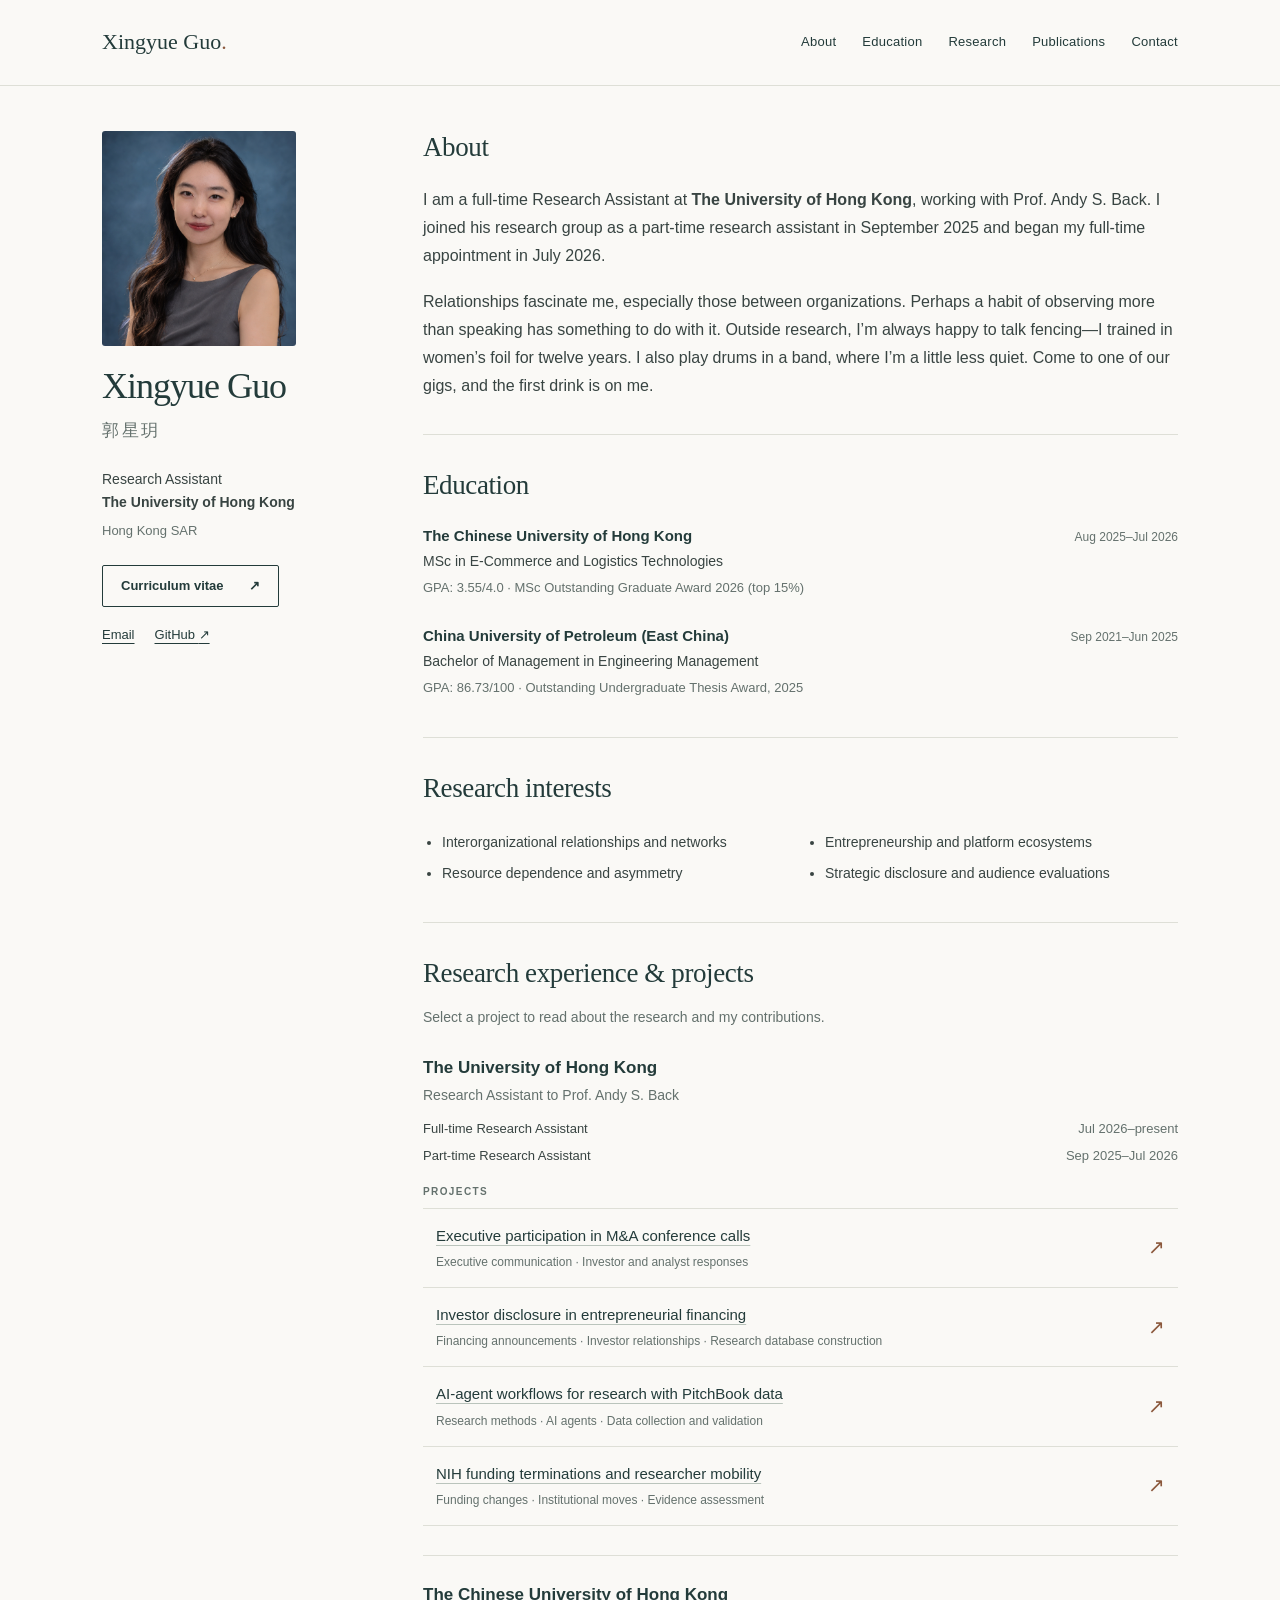
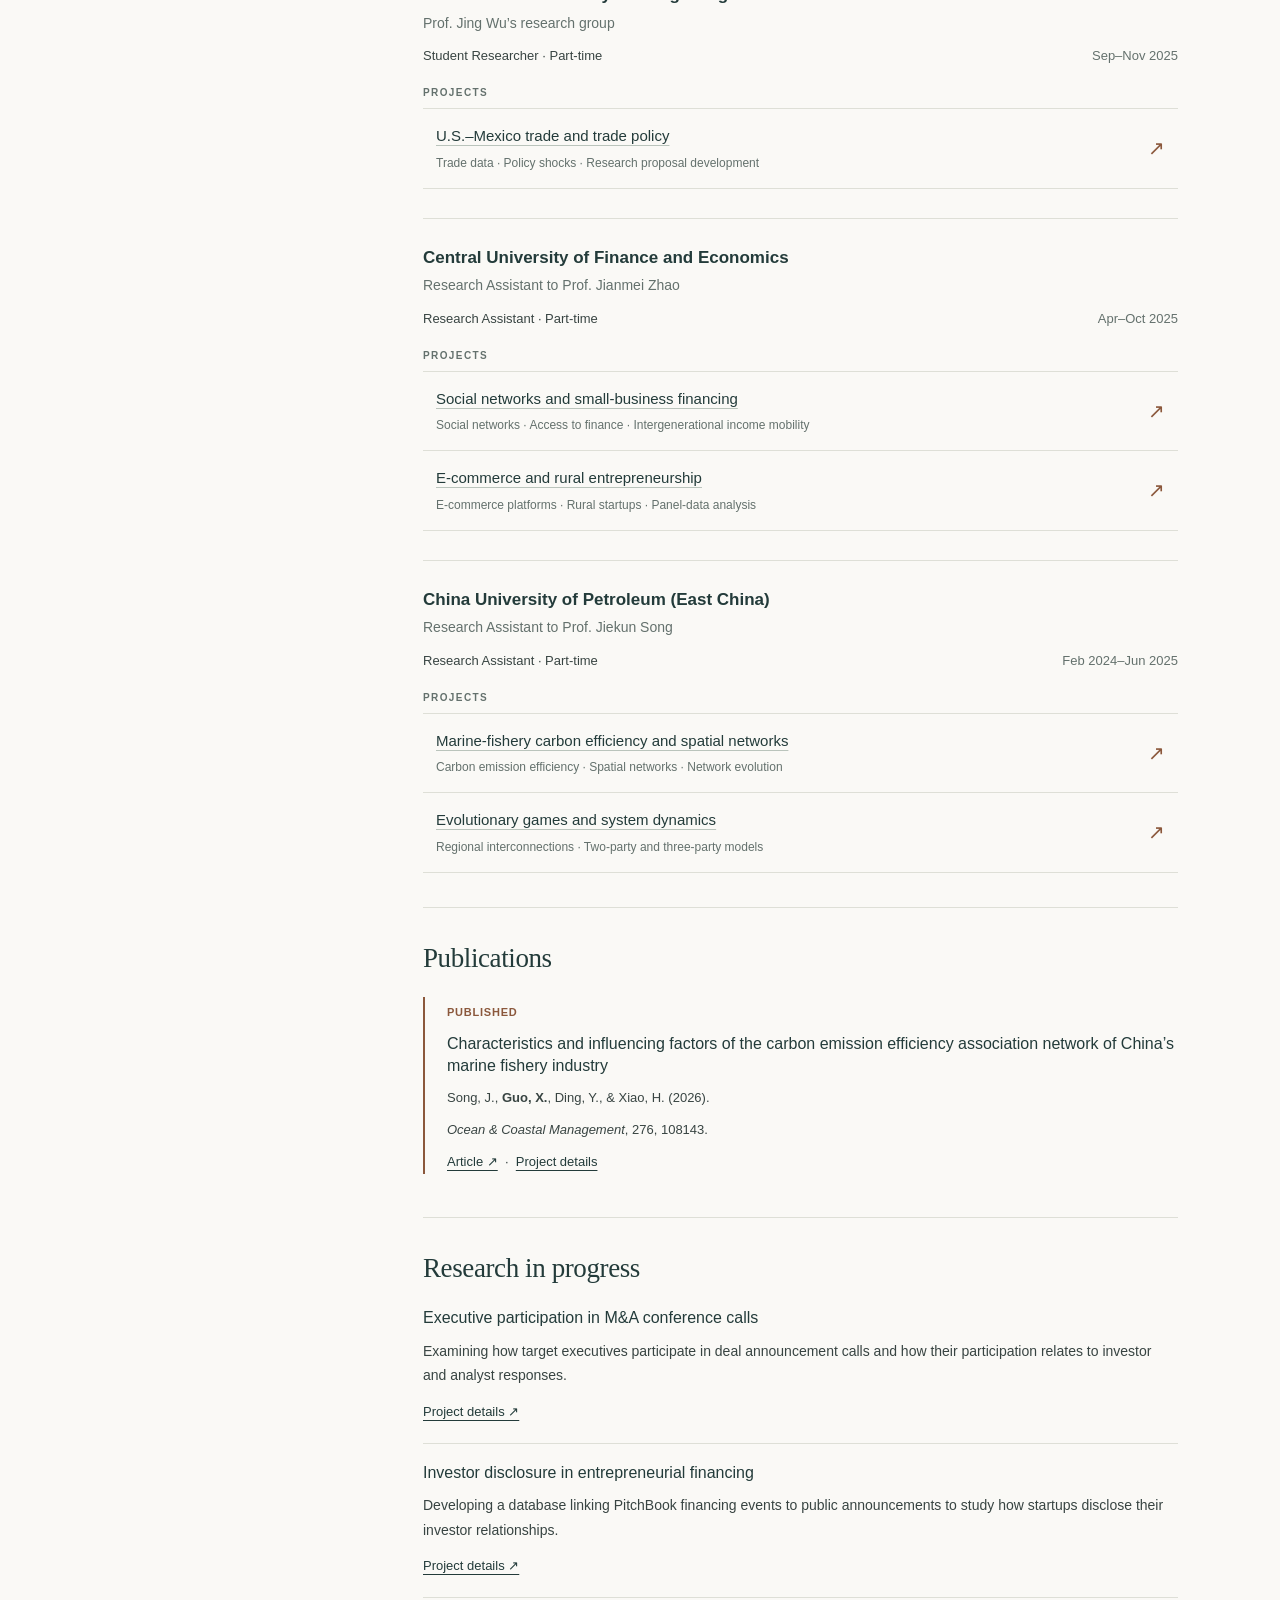
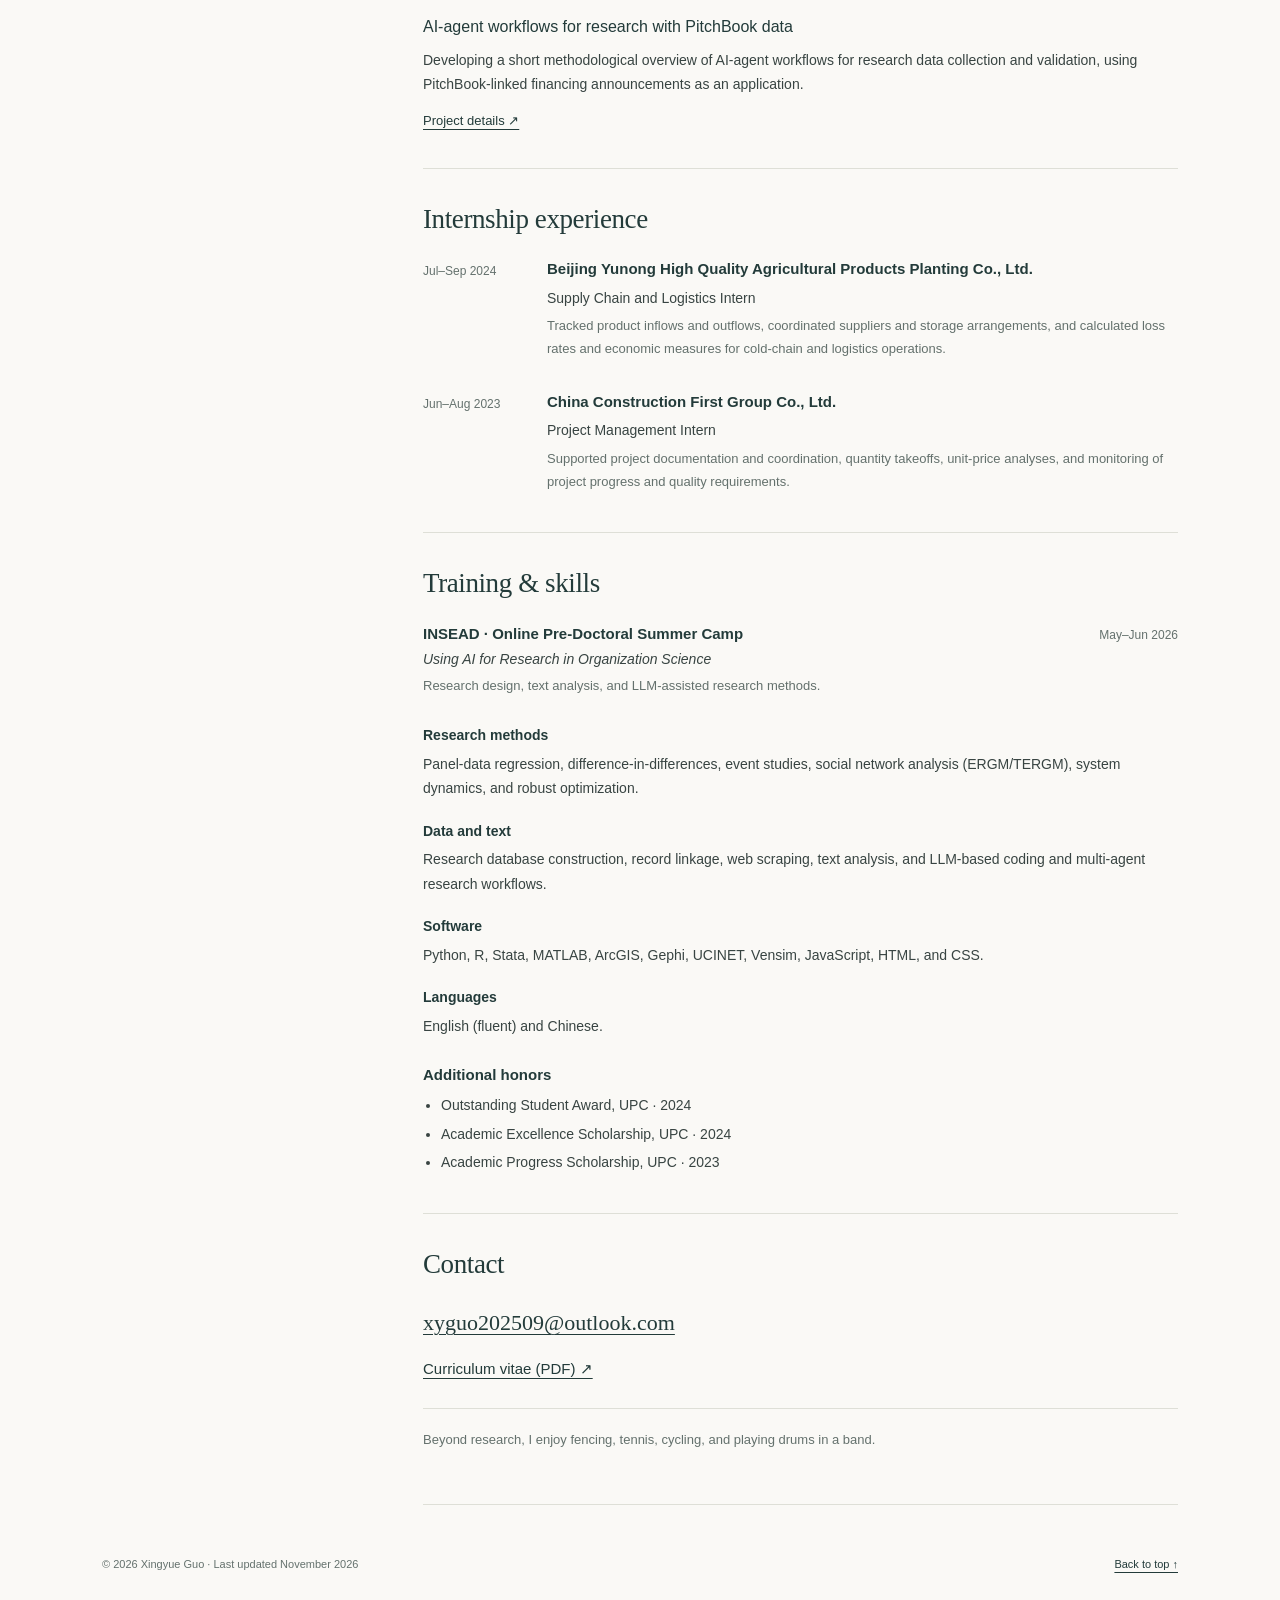
<file: index.html>
<!doctype html>
<html lang="en"><head><meta charset="utf-8"><meta name="viewport" content="width=device-width,initial-scale=1">
<meta name="description" content="Academic profile of Xingyue Guo: education, research interests, research assistant experience, project directory, publications, and CV."><meta name="theme-color" content="#faf9f6">
<meta property="og:title" content="Xingyue Guo | Academic profile"><meta property="og:type" content="website">
<title>Xingyue Guo | Academic profile</title><style>
    :root { --paper:#faf9f6; --ink:#233b3a; --text:#384442; --muted:#64716d; --accent:#8b583c; --line:#dedfd7; --wash:#eeefe8; }
    * { box-sizing:border-box; }
    html { scroll-behavior:smooth; scroll-padding-top:100px; }
    body { margin:0; background:var(--paper); color:var(--text); font-family:-apple-system,BlinkMacSystemFont,"Segoe UI",Arial,sans-serif; font-size:16px; line-height:1.75; -webkit-font-smoothing:antialiased; }
    a { color:var(--ink); text-underline-offset:4px; text-decoration-thickness:1px; }
    a:hover { color:var(--accent); }
    a:focus-visible, summary:focus-visible { outline:3px solid var(--accent); outline-offset:5px; border-radius:2px; }
    p { margin:0 0 18px; }
    h1,h2,h3 { color:var(--ink); font-weight:400; }
    h1,h2 { font-family:Georgia,"Times New Roman",serif; }
    h1 { margin:20px 0 2px; font-size:36px; line-height:1.15; letter-spacing:-1px; }
    h2 { margin:0 0 24px; font-size:30px; line-height:1.25; letter-spacing:-.4px; }
    h3 { margin:0 0 10px; font-family:Georgia,"Times New Roman",serif; font-size:23px; line-height:1.4; }
    strong { font-weight:600; }
    .skip { position:fixed; top:-70px; left:20px; z-index:20; background:var(--ink); color:white; padding:10px 18px; }
    .skip:focus { top:10px; }
    .topbar { position:sticky; top:0; z-index:10; background:rgba(250,249,246,.97); border-bottom:1px solid var(--line); }
    .nav-inner { max-width:1140px; margin:auto; padding:23px 32px; display:flex; align-items:center; justify-content:space-between; gap:24px; }
    .brand { font-family:Georgia,"Times New Roman",serif; font-size:22px; text-decoration:none; white-space:nowrap; }
    .brand span { color:var(--accent); }
    nav { display:flex; flex-wrap:wrap; gap:26px; }
    nav a { font-size:13px; text-decoration:none; letter-spacing:.02em; }
    .layout { max-width:1140px; margin:0 auto; padding:62px 32px 0; display:grid; grid-template-columns:245px minmax(0,1fr); gap:76px; align-items:start; }
    .profile { position:sticky; top:126px; padding-bottom:36px; }
    .portrait { width:194px; height:215px; object-fit:cover; object-position:50% 39%; display:block; border-radius:3px; background:#fff; }
    .chinese-name { color:var(--muted); font-size:17px; letter-spacing:.16em; margin:9px 0 22px; }
    .role { font-size:14px; line-height:1.65; margin-bottom:6px; }
    .location { font-size:13px; color:var(--muted); margin-bottom:22px; }
    .cv-button { display:inline-flex; align-items:center; gap:25px; padding:9px 18px; border:1px solid var(--ink); border-radius:2px; text-decoration:none; font-size:13px; font-weight:600; }
    .cv-button:hover { background:var(--ink); color:var(--paper); }
    .profile-links { display:flex; gap:20px; margin-top:17px; font-size:13px; }
    .profile-note { max-width:210px; margin-top:28px; padding-top:21px; border-top:1px solid var(--line); color:var(--muted); font-size:12px; line-height:1.8; }
    .eyebrow { font-size:11px; font-weight:600; letter-spacing:.18em; text-transform:uppercase; color:var(--accent); margin-bottom:14px; }
    .lead { font-family:Georgia,"Times New Roman",serif; font-size:29px; line-height:1.45; color:var(--ink); letter-spacing:-.35px; margin-bottom:23px; }
    main { min-width:0; }
    main section { padding:0 0 42px; margin:0 0 42px; border-bottom:1px solid var(--line); }
    main section:last-child { margin-bottom:0; }
    .interests { margin:27px 0 0; padding:19px 22px; background:var(--wash); border-left:2px solid #8e9b8d; }
    .interests h3 { font-family:inherit; font-size:11px; font-weight:600; text-transform:uppercase; letter-spacing:.14em; margin:0 0 10px; }
    .interests p { margin:0; font-size:14px; line-height:1.9; }
    .section-heading { display:flex; align-items:baseline; gap:13px; margin-bottom:26px; }
    .section-heading h2 { margin:0; }
    .section-number { color:var(--accent); font-size:11px; font-weight:600; letter-spacing:.07em; }
    .project { margin-bottom:32px; }
    .project:last-child { margin-bottom:0; }
    .project + .project { padding-top:27px; border-top:1px solid var(--line); }
    .status { display:inline-block; color:var(--accent); font-size:11px; font-weight:600; letter-spacing:.07em; text-transform:uppercase; margin-bottom:10px; }
    .authors { font-size:14px; color:var(--muted); margin-bottom:13px; }
    .project p { font-size:15px; }
    details { margin-top:12px; }
    summary { color:var(--ink); font-size:13px; font-weight:600; cursor:pointer; width:fit-content; }
    details p { margin:12px 0 0; padding-left:15px; border-left:2px solid var(--line); color:var(--muted); }
    .publication { padding-left:22px; border-left:2px solid var(--accent); }
    .publication h3 { font-size:22px; }
    .publication p { font-size:14px; margin-bottom:9px; }
    .publication .journal { color:var(--ink); }
    .paper-link { display:inline-block; margin-top:4px; font-size:13px; font-weight:600; }
    .entry { display:grid; grid-template-columns:104px minmax(0,1fr); gap:20px; margin-bottom:25px; }
    .entry:last-child { margin-bottom:0; }
    .entry time,.dates { font-size:12px; color:var(--muted); line-height:1.7; padding-top:3px; }
    .entry h3 { font-family:inherit; font-size:15px; font-weight:600; line-height:1.5; margin:0 0 5px; }
    .entry p { font-size:14px; margin:0 0 5px; }
    .entry .secondary { font-size:13px; color:var(--muted); }
    .education-entry { margin-bottom:24px; }
    .education-entry:last-child { margin-bottom:0; }
    .education-entry h3 { font-family:inherit; font-size:16px; font-weight:600; margin-bottom:3px; }
    .education-entry p { font-size:14px; margin:0 0 3px; }
    .education-entry .secondary { color:var(--muted); font-size:13px; }
    .methods { margin:0; }
    .methods dt { color:var(--ink); font-size:14px; font-weight:600; margin-top:18px; }
    .methods dd { margin:4px 0 0; font-size:14px; }
    .minor-title { font-family:inherit; font-weight:600; font-size:15px; margin:26px 0 8px; }
    .compact-list { padding-left:18px; font-size:14px; margin:0; }
    .compact-list li { padding-bottom:4px; }
    .contact p { font-size:15px; }
    .contact-email { font-family:Georgia,"Times New Roman",serif; font-size:22px; overflow-wrap:anywhere; }
    .beyond { margin-top:26px; padding-top:20px; border-top:1px solid var(--line); color:var(--muted); font-size:13px!important; }
    footer { max-width:1140px; padding:25px 32px 32px; margin:25px auto 0; display:flex; justify-content:space-between; gap:20px; font-size:11px; color:var(--muted); }
    @media (min-width:1500px) { .layout { padding-top:74px; } }
    @media (max-width:900px) { .layout { grid-template-columns:210px minmax(0,1fr); gap:38px; padding-top:40px; } .portrait { width:175px; height:195px; } h1 { font-size:31px; } .lead { font-size:26px; } nav { gap:17px; } }
    @media (max-width:680px) {
      html { scroll-padding-top:115px; }
      .nav-inner { padding:14px 22px; flex-direction:column; align-items:flex-start; gap:9px; }
      .brand { font-size:20px; }
      nav { width:100%; justify-content:space-between; gap:10px; flex-wrap:nowrap; } nav a { font-size:12px; }
      .layout { display:block; padding:30px 22px 0; }
      .profile { position:static; display:grid; grid-template-columns:110px minmax(0,1fr); gap:0 20px; padding:0 0 28px; margin-bottom:32px; border-bottom:1px solid var(--line); }
      .portrait { width:110px; height:133px; grid-column:1; grid-row:1 / 5; margin-top:4px; }
      h1 { font-size:29px; margin:0 0 3px; grid-column:2; }
      .chinese-name { grid-column:2; margin:0 0 8px; font-size:14px; }
      .role { grid-column:2; font-size:12px; margin-bottom:4px; }
      .location { grid-column:2; margin:0; font-size:11px; }
      .profile-actions { grid-column:1 / -1; margin-top:22px; display:flex; align-items:center; flex-wrap:wrap; gap:18px 25px; }
      .profile-links { margin:0; }
      .profile-note { display:none; }
      .lead { font-size:26px; }
      body { font-size:15px; }
      h2 { font-size:28px; } h3 { font-size:22px; }
      main section { padding-bottom:32px; margin-bottom:32px; }
      .entry { grid-template-columns:85px minmax(0,1fr); gap:15px; }
      .contact-email { font-size:20px; }
      footer { padding:10px 22px 24px; font-size:10px; flex-wrap:wrap; }
    }
    @media (max-width:360px) { nav { gap:6px; } nav a { font-size:10px; } .profile { gap:0 14px; grid-template-columns:95px minmax(0,1fr); } .portrait { width:95px; height:120px; } h1 { font-size:26px; } .entry { display:block; } .dates { margin-bottom:5px; } }
    @media (max-height:850px) { .profile { position:static; } }
    @media (prefers-reduced-motion:reduce) { html { scroll-behavior:auto; } }
    @media print { .topbar,.skip,.profile-actions,footer { display:none; } body { background:white; font-size:11pt; } .layout { display:block; padding:0; } .profile { position:static; border-bottom:1px solid #999; padding-bottom:15px; margin-bottom:20px; } .portrait { float:right; width:95px; height:110px; } .profile-note { display:none; } main section { margin-bottom:20px; padding-bottom:20px; } .project,.entry,.publication { break-inside:avoid; } }
  
    .layout { padding-top:45px; }
    .intro { font-size:16px; }
    .intro p:last-child { margin-bottom:0; }
    main section { margin-bottom:34px; padding-bottom:34px; }
    .section-heading { margin-bottom:22px; }
    .section-heading h2 { font-size:27px; }
    .interest-list { margin:0; padding-left:19px; columns:2; column-gap:30px; font-size:14px; }
    .interest-list li { padding:3px 0; break-inside:avoid; }
    .appointment { margin-bottom:29px; }
    .appointment:last-child { margin-bottom:0; }
    .appointment + .appointment { padding-top:27px; border-top:1px solid var(--line); }
    .appointment h3 { font-family:inherit; font-size:17px; font-weight:600; margin-bottom:4px; }
    .supervisor { font-size:14px; margin-bottom:10px; color:var(--muted); }
    .appointment-roles { display:grid; grid-template-columns:1fr auto; gap:4px 20px; font-size:13px; margin-bottom:16px; }
    .appointment-roles time { color:var(--muted); text-align:right; }
    .directory { margin:0; padding:0; list-style:none; border-top:1px solid var(--line); }
    .directory li { border-bottom:1px solid var(--line); }
    .project-link { display:grid; grid-template-columns:minmax(0,1fr) auto; column-gap:18px; padding:14px 13px; text-decoration:none; transition:background .15s; }
    .project-link:hover { background:var(--wash); color:var(--ink); }
    .project-link .title { font-size:15px; font-weight:500; text-decoration:underline; text-decoration-color:#bac4bc; text-underline-offset:4px; }
    .project-link .topic { grid-column:1; color:var(--muted); font-size:12px; margin-top:3px; }
    .project-link .arrow { grid-column:2; grid-row:1 / 3; align-self:center; font-size:20px; color:var(--accent); }
    .directory-label { font-size:10px; font-weight:600; letter-spacing:.14em; text-transform:uppercase; color:var(--muted); margin-bottom:7px; }
    .directory-intro { font-size:14px; color:var(--muted); margin:-8px 0 26px; }
    .education-entry { display:grid; grid-template-columns:minmax(0,1fr) auto; gap:0 15px; margin-bottom:23px; }
    .education-entry h3 { grid-column:1; font-size:15px; }
    .education-entry p { grid-column:1; }
    .education-entry time { grid-column:2; grid-row:1 / 4; color:var(--muted); font-size:12px; padding-top:2px; text-align:right; }
    .publication h3 { font-family:inherit; font-size:16px; font-weight:500; }
    .publication { margin:0 0 23px; }
    .publication:last-child { margin-bottom:0; }
    .publication p { font-size:13px; }
    .ongoing-project { border-top:1px solid var(--line); padding:18px 0; }
    .ongoing-project:first-of-type { border-top:0; padding-top:0; }
    .ongoing-project:last-child { padding-bottom:0; }
    .ongoing-project h3 { font-family:inherit; font-size:16px; font-weight:500; margin-bottom:9px; }
    .ongoing-project p { font-size:14px; margin-bottom:9px; }
    .ongoing-project a { font-size:13px; }
    .back-link { display:inline-block; margin:0 0 30px; font-size:13px; }
    .project-page h2 { font-size:31px; line-height:1.35; margin:0 0 16px; }
    .project-page:focus { outline:none; }
    .project-meta { font-size:13px; color:var(--muted); border-bottom:1px solid var(--line); padding-bottom:22px; margin-bottom:30px; }
    .project-meta p { margin:0 0 4px; }
    .project-page h3 { font-family:inherit; font-size:16px; font-weight:600; margin:25px 0 12px; }
    .project-page p,.project-page li { font-size:15px; }
    .project-page ul { padding-left:19px; margin:0; }
    .project-page li { padding-bottom:9px; }
    .project-page .methods-note { padding:16px 20px; background:var(--wash); font-size:13px; }
    .project-footer { border-top:1px solid var(--line); margin-top:35px; padding-top:20px; }
    .project-footer .back-link { margin-bottom:10px; }
    .project-page[hidden] { display:none; }
    @media (max-width:680px) {
      .layout { padding-top:28px; }
      .interest-list { columns:1; }
      .education-entry { display:block; }
      .education-entry time { display:block; text-align:left; margin-bottom:5px; }
      .appointment-roles { grid-template-columns:1fr; gap:0; }
      .appointment-roles time { text-align:left; margin-bottom:8px; }
      .project-link { padding:12px 5px; }
      .project-page h2 { font-size:26px; }
      .project-view .profile { display:none; }
    }
    @media print { .project-link { padding:8px 0; } .back-link { display:none; } .appointment { break-inside:avoid; } }
</style></head><body id="top" class="home-view"><a class="skip" href="#main">Skip to content</a>
<header class="topbar"><div class="nav-inner"><a class="brand" href="index.html" aria-label="Xingyue Guo, home">Xingyue Guo<span>.</span></a>
<nav aria-label="Main navigation"><a href="index.html#about">About</a><a href="index.html#education">Education</a><a href="index.html#experience">Research</a><a href="index.html#publications">Publications</a><a href="index.html#contact">Contact</a></nav></div></header>
<div class="layout"><aside class="profile" aria-label="Profile and links">
      <img class="portrait" src="profile.jpg" alt="Portrait of Xingyue Guo" width="194" height="215" fetchpriority="high">
      <h1>Xingyue Guo</h1>
      <p class="chinese-name" lang="zh-Hans">郭星玥</p>
      <p class="role">Research Assistant<br><strong>The University of Hong Kong</strong></p>
      <p class="location">Hong Kong SAR</p>
      <div class="profile-actions">
        <a class="cv-button" href="Xingyue_Guo_CV.pdf" target="_blank" rel="noopener" aria-label="Curriculum vitae (PDF, opens in a new tab)">Curriculum vitae <span aria-hidden="true">↗</span></a>
        <div class="profile-links">
          <a href="mailto:xyguo202509@outlook.com">Email</a>
          <a href="https://github.com/Xingyue0124" target="_blank" rel="noopener">GitHub <span aria-hidden="true">↗</span></a>
        </div>
      </div>
      
    </aside><main id="main">
<section id="about" class="intro" aria-labelledby="about-title"><div class="section-heading"><h2 id="about-title">About</h2></div>
<p>I am a full-time Research Assistant at <strong>The University of Hong Kong</strong>, working with Prof. Andy S. Back. I joined his research group as a part-time research assistant in September 2025 and began my full-time appointment in July 2026.</p>
<p>Relationships fascinate me, especially those between organizations. Perhaps a habit of observing more than speaking has something to do with it. Outside research, I’m always happy to talk fencing—I trained in women’s foil for twelve years. I also play drums in a band, where I’m a little less quiet. Come to one of our gigs, and the first drink is on me.</p>
</section>
<section id="education" aria-labelledby="education-title"><div class="section-heading"><h2 id="education-title">Education</h2></div>
<div class="education-entry"><h3>The Chinese University of Hong Kong</h3><time>Aug 2025–Jul 2026</time><p>MSc in E-Commerce and Logistics Technologies</p><p class="secondary">GPA: 3.55/4.0 · MSc Outstanding Graduate Award 2026 (top 15%)</p></div>
<div class="education-entry"><h3>China University of Petroleum (East China)</h3><time>Sep 2021–Jun 2025</time><p>Bachelor of Management in Engineering Management</p><p class="secondary">GPA: 86.73/100 · Outstanding Undergraduate Thesis Award, 2025</p></div>
</section>
<section id="interests" aria-labelledby="interests-title"><div class="section-heading"><h2 id="interests-title">Research interests</h2></div>
<ul class="interest-list"><li>Interorganizational relationships and networks</li><li>Resource dependence and asymmetry</li><li>Entrepreneurship and platform ecosystems</li><li>Strategic disclosure and audience evaluations</li></ul>
</section>
<section id="experience" aria-labelledby="experience-title"><div class="section-heading"><h2 id="experience-title">Research experience &amp; projects</h2></div>
<p class="directory-intro">Select a project to read about the research and my contributions.</p>
<article class="appointment" id="hku"><h3>The University of Hong Kong</h3><p class="supervisor">Research Assistant to Prof. Andy S. Back</p>
<div class="appointment-roles"><span>Full-time Research Assistant</span><time>Jul 2026–present</time><span>Part-time Research Assistant</span><time>Sep 2025–Jul 2026</time></div>
<p class="directory-label">Projects</p><ul class="directory"><li><a class="project-link" href="projects.html#ma-communication"><span class="title">Executive participation in M&amp;A conference calls</span><span class="topic">Executive communication · Investor and analyst responses</span><span class="arrow" aria-hidden="true">↗</span></a></li><li><a class="project-link" href="projects.html#investor-disclosure"><span class="title">Investor disclosure in entrepreneurial financing</span><span class="topic">Financing announcements · Investor relationships · Research database construction</span><span class="arrow" aria-hidden="true">↗</span></a></li><li><a class="project-link" href="projects.html#ai-agent-methods"><span class="title">AI-agent workflows for research with PitchBook data</span><span class="topic">Research methods · AI agents · Data collection and validation</span><span class="arrow" aria-hidden="true">↗</span></a></li><li><a class="project-link" href="projects.html#nih-mobility"><span class="title">NIH funding terminations and researcher mobility</span><span class="topic">Funding changes · Institutional moves · Evidence assessment</span><span class="arrow" aria-hidden="true">↗</span></a></li></ul></article>
<article class="appointment" id="cuhk"><h3>The Chinese University of Hong Kong</h3><p class="supervisor">Prof. Jing Wu’s research group</p><div class="appointment-roles"><span>Student Researcher · Part-time</span><time>Sep–Nov 2025</time></div>
<p class="directory-label">Projects</p><ul class="directory"><li><a class="project-link" href="projects.html#trade-policy"><span class="title">U.S.–Mexico trade and trade policy</span><span class="topic">Trade data · Policy shocks · Research proposal development</span><span class="arrow" aria-hidden="true">↗</span></a></li></ul></article>
<article class="appointment" id="cufe"><h3>Central University of Finance and Economics</h3><p class="supervisor">Research Assistant to Prof. Jianmei Zhao</p><div class="appointment-roles"><span>Research Assistant · Part-time</span><time>Apr–Oct 2025</time></div>
<p class="directory-label">Projects</p><ul class="directory"><li><a class="project-link" href="projects.html#social-networks"><span class="title">Social networks and small-business financing</span><span class="topic">Social networks · Access to finance · Intergenerational income mobility</span><span class="arrow" aria-hidden="true">↗</span></a></li><li><a class="project-link" href="projects.html#ecommerce"><span class="title">E-commerce and rural entrepreneurship</span><span class="topic">E-commerce platforms · Rural startups · Panel-data analysis</span><span class="arrow" aria-hidden="true">↗</span></a></li></ul></article>
<article class="appointment" id="upc"><h3>China University of Petroleum (East China)</h3><p class="supervisor">Research Assistant to Prof. Jiekun Song</p><div class="appointment-roles"><span>Research Assistant · Part-time</span><time>Feb 2024–Jun 2025</time></div>
<p class="directory-label">Projects</p><ul class="directory"><li><a class="project-link" href="projects.html#marine-fishery"><span class="title">Marine-fishery carbon efficiency and spatial networks</span><span class="topic">Carbon emission efficiency · Spatial networks · Network evolution</span><span class="arrow" aria-hidden="true">↗</span></a></li><li><a class="project-link" href="projects.html#evolutionary-games"><span class="title">Evolutionary games and system dynamics</span><span class="topic">Regional interconnections · Two-party and three-party models</span><span class="arrow" aria-hidden="true">↗</span></a></li></ul></article>
</section>
<section id="publications" aria-labelledby="publications-title"><div class="section-heading"><h2 id="publications-title">Publications</h2></div>
<article class="publication"><span class="status">Published</span><h3>Characteristics and influencing factors of the carbon emission efficiency association network of China’s marine fishery industry</h3><p>Song, J., <strong>Guo, X.</strong>, Ding, Y., &amp; Xiao, H. (2026).</p><p><em>Ocean &amp; Coastal Management</em>, 276, 108143.</p><p><a href="https://doi.org/10.1016/j.ocecoaman.2026.108143" target="_blank" rel="noopener">Article ↗</a> &nbsp;·&nbsp; <a href="projects.html#marine-fishery">Project details</a></p></article>
</section>
<section id="ongoing" aria-labelledby="ongoing-title"><div class="section-heading"><h2 id="ongoing-title">Research in progress</h2></div>
<article class="ongoing-project"><h3>Executive participation in M&amp;A conference calls</h3><p>Examining how target executives participate in deal announcement calls and how their participation relates to investor and analyst responses.</p><a href="projects.html#ma-communication">Project details ↗</a></article>
<article class="ongoing-project"><h3>Investor disclosure in entrepreneurial financing</h3><p>Developing a database linking PitchBook financing events to public announcements to study how startups disclose their investor relationships.</p><a href="projects.html#investor-disclosure">Project details ↗</a></article>
<article class="ongoing-project"><h3>AI-agent workflows for research with PitchBook data</h3><p>Developing a short methodological overview of AI-agent workflows for research data collection and validation, using PitchBook-linked financing announcements as an application.</p><a href="projects.html#ai-agent-methods">Project details ↗</a></article>
</section>
<section id="work" aria-labelledby="work-title"><div class="section-heading"><h2 id="work-title">Internship experience</h2></div>
<div class="entry"><div class="dates">Jul–Sep 2024</div><div><h3>Beijing Yunong High Quality Agricultural Products Planting Co., Ltd.</h3><p>Supply Chain and Logistics Intern</p><p class="secondary">Tracked product inflows and outflows, coordinated suppliers and storage arrangements, and calculated loss rates and economic measures for cold-chain and logistics operations.</p></div></div>
<div class="entry"><div class="dates">Jun–Aug 2023</div><div><h3>China Construction First Group Co., Ltd.</h3><p>Project Management Intern</p><p class="secondary">Supported project documentation and coordination, quantity takeoffs, unit-price analyses, and monitoring of project progress and quality requirements.</p></div></div>
</section>
<section id="training" aria-labelledby="training-title"><div class="section-heading"><h2 id="training-title">Training &amp; skills</h2></div>
<div class="education-entry"><h3>INSEAD · Online Pre-Doctoral Summer Camp</h3><time>May–Jun 2026</time><p><em>Using AI for Research in Organization Science</em></p><p class="secondary">Research design, text analysis, and LLM-assisted research methods.</p></div>
<dl class="methods"><dt>Research methods</dt><dd>Panel-data regression, difference-in-differences, event studies, social network analysis (ERGM/TERGM), system dynamics, and robust optimization.</dd><dt>Data and text</dt><dd>Research database construction, record linkage, web scraping, text analysis, and LLM-based coding and multi-agent research workflows.</dd><dt>Software</dt><dd>Python, R, Stata, MATLAB, ArcGIS, Gephi, UCINET, Vensim, JavaScript, HTML, and CSS.</dd><dt>Languages</dt><dd>English (fluent) and Chinese.</dd></dl>
<h3 class="minor-title">Additional honors</h3><ul class="compact-list"><li>Outstanding Student Award, UPC · 2024</li><li>Academic Excellence Scholarship, UPC · 2024</li><li>Academic Progress Scholarship, UPC · 2023</li></ul>
</section>
<section id="contact" class="contact" aria-labelledby="contact-title"><div class="section-heading"><h2 id="contact-title">Contact</h2></div>
<a class="contact-email" href="mailto:xyguo202509@outlook.com">xyguo202509@outlook.com</a><p style="margin-top:14px"><a href="Xingyue_Guo_CV.pdf" target="_blank" rel="noopener">Curriculum vitae (PDF) ↗</a></p>
<p class="beyond">Beyond research, I enjoy fencing, tennis, cycling, and playing drums in a band.</p></section>
</main></div>
<footer><span>© 2026 Xingyue Guo · Last updated November 2026</span><a href="#top">Back to top ↑</a></footer></body></html>
</file>
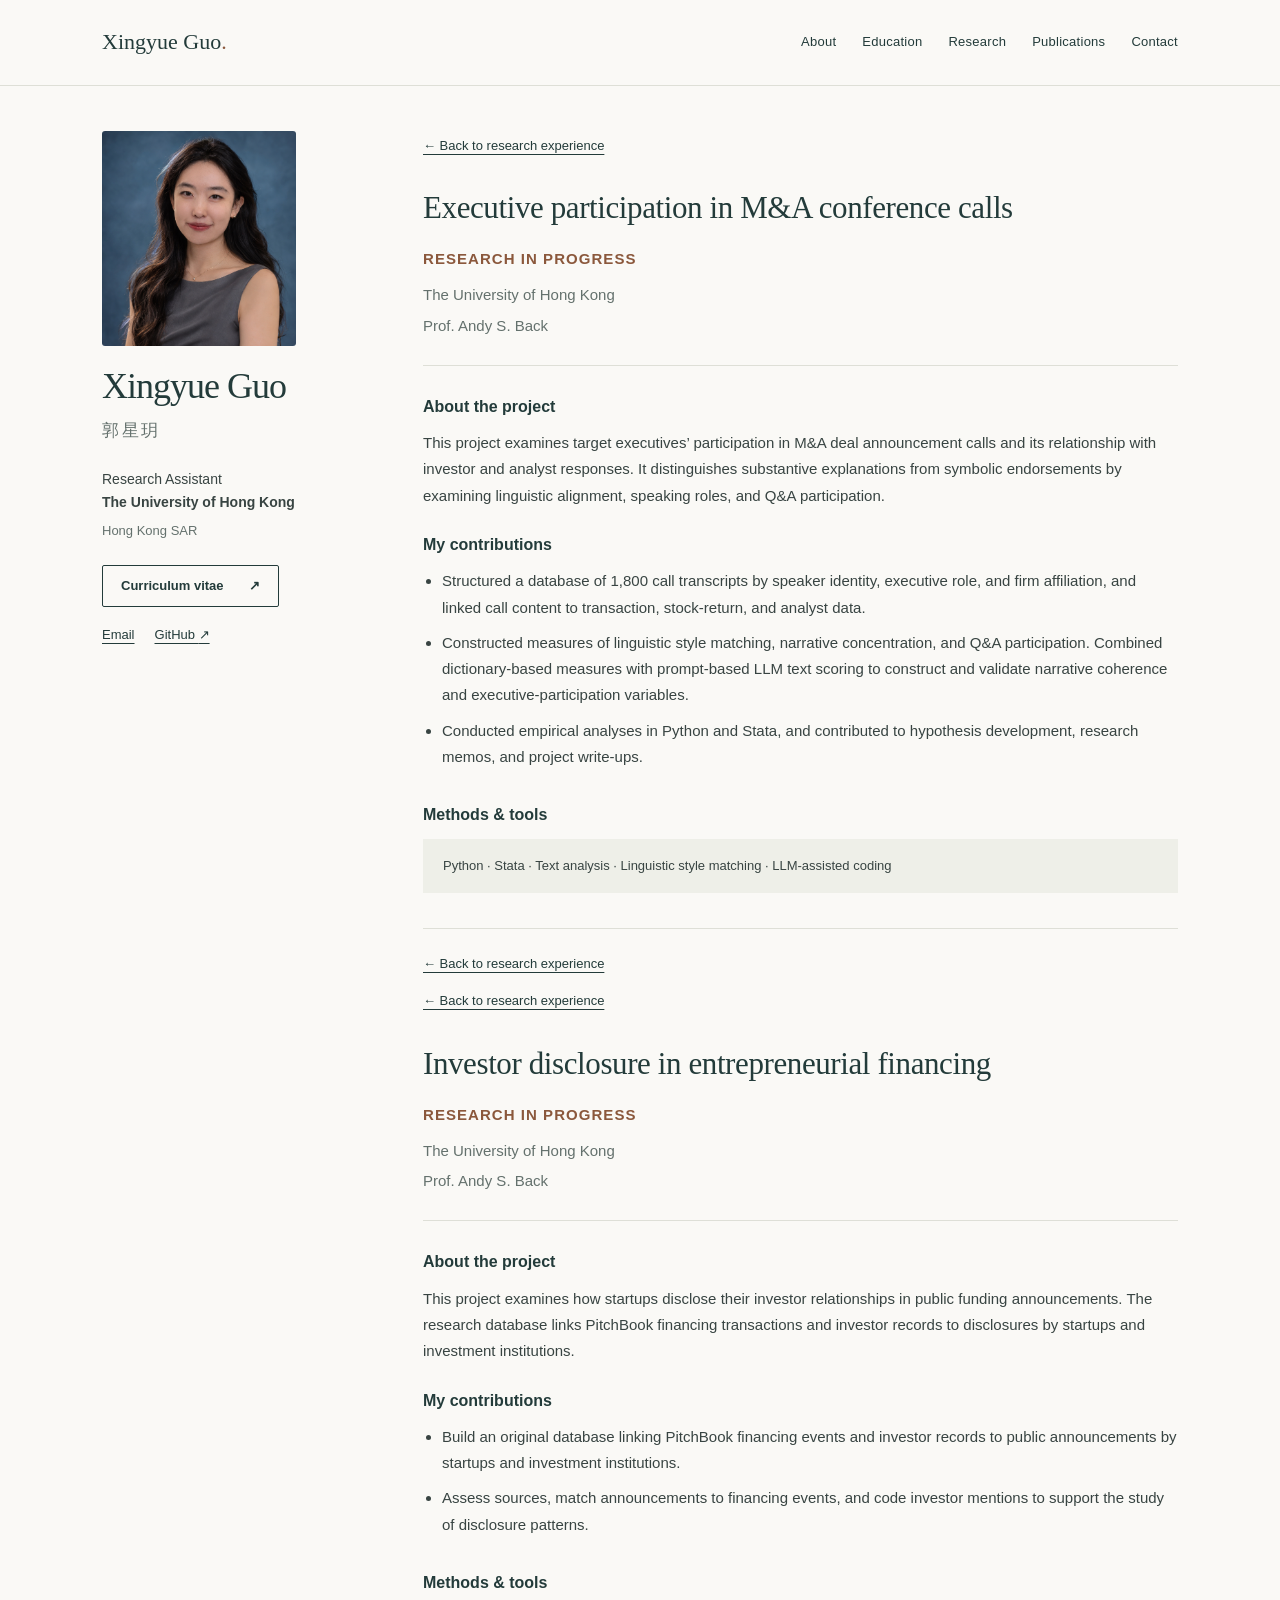
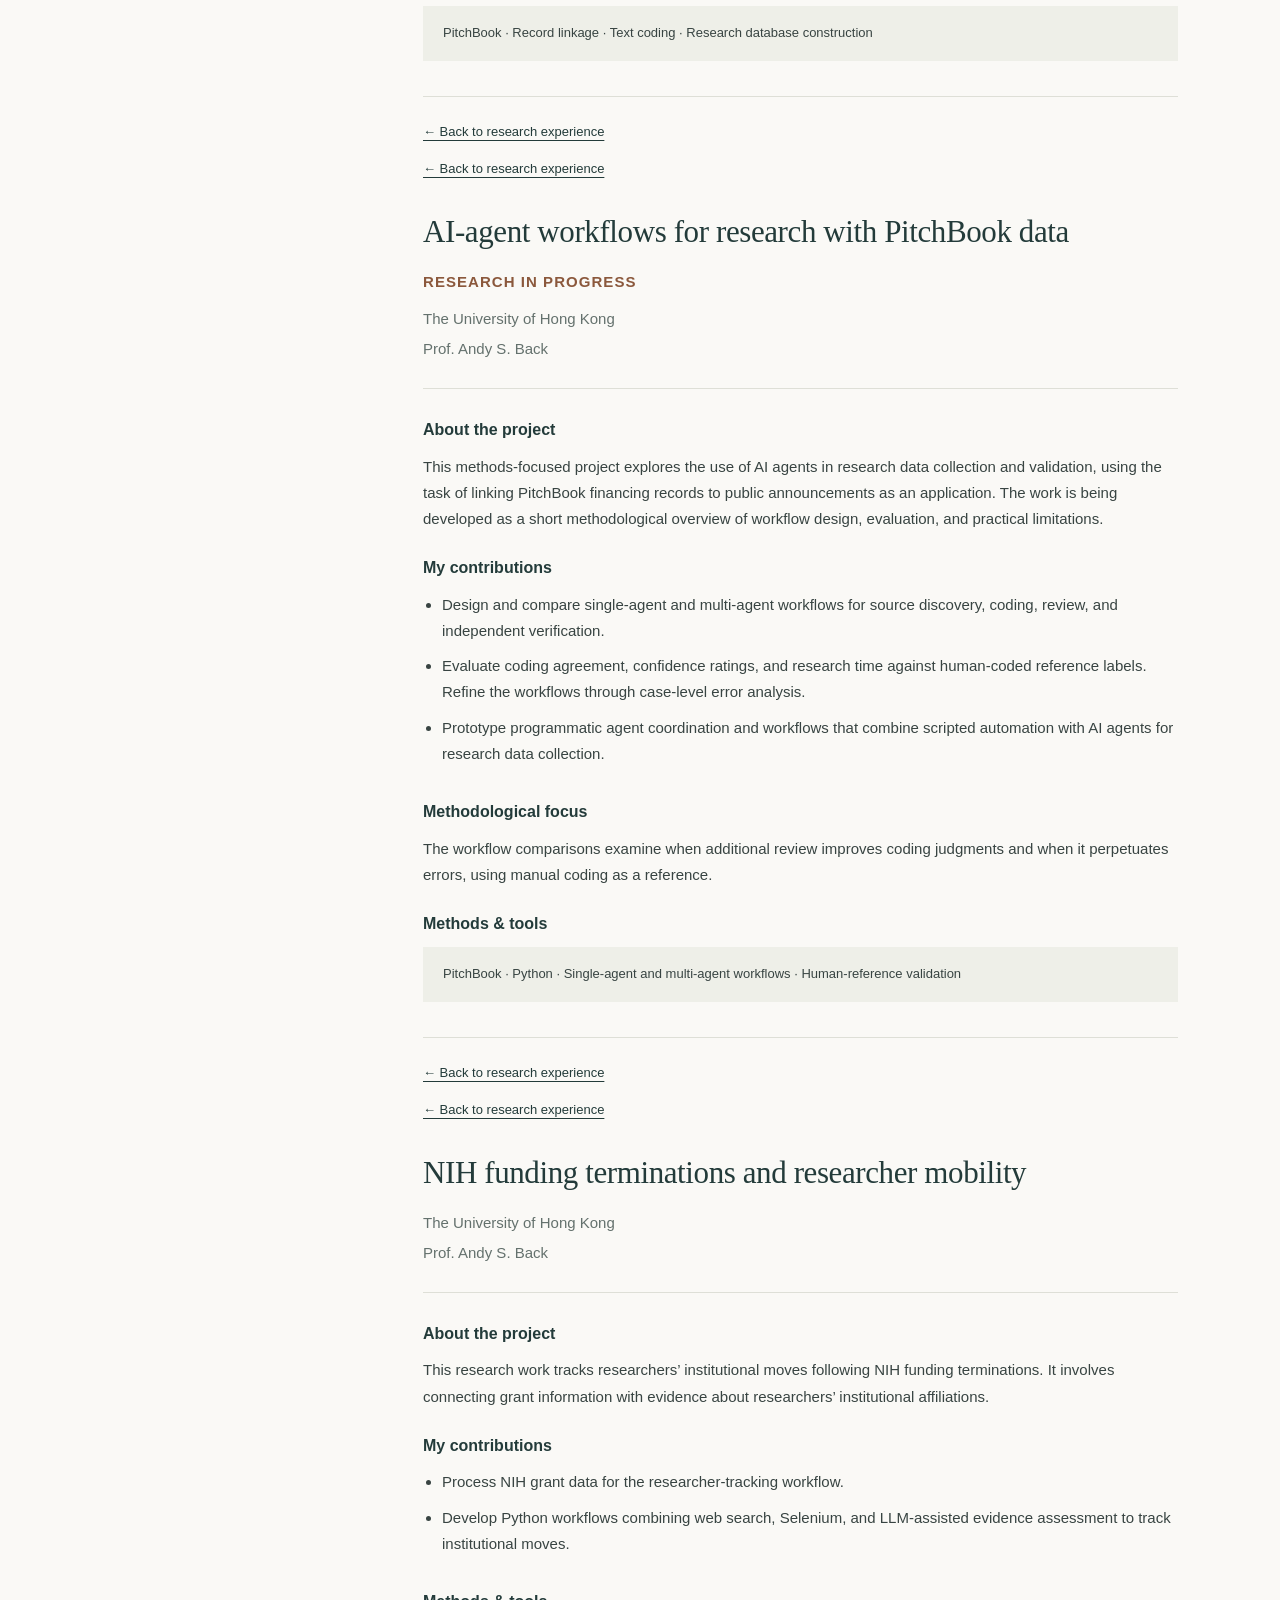
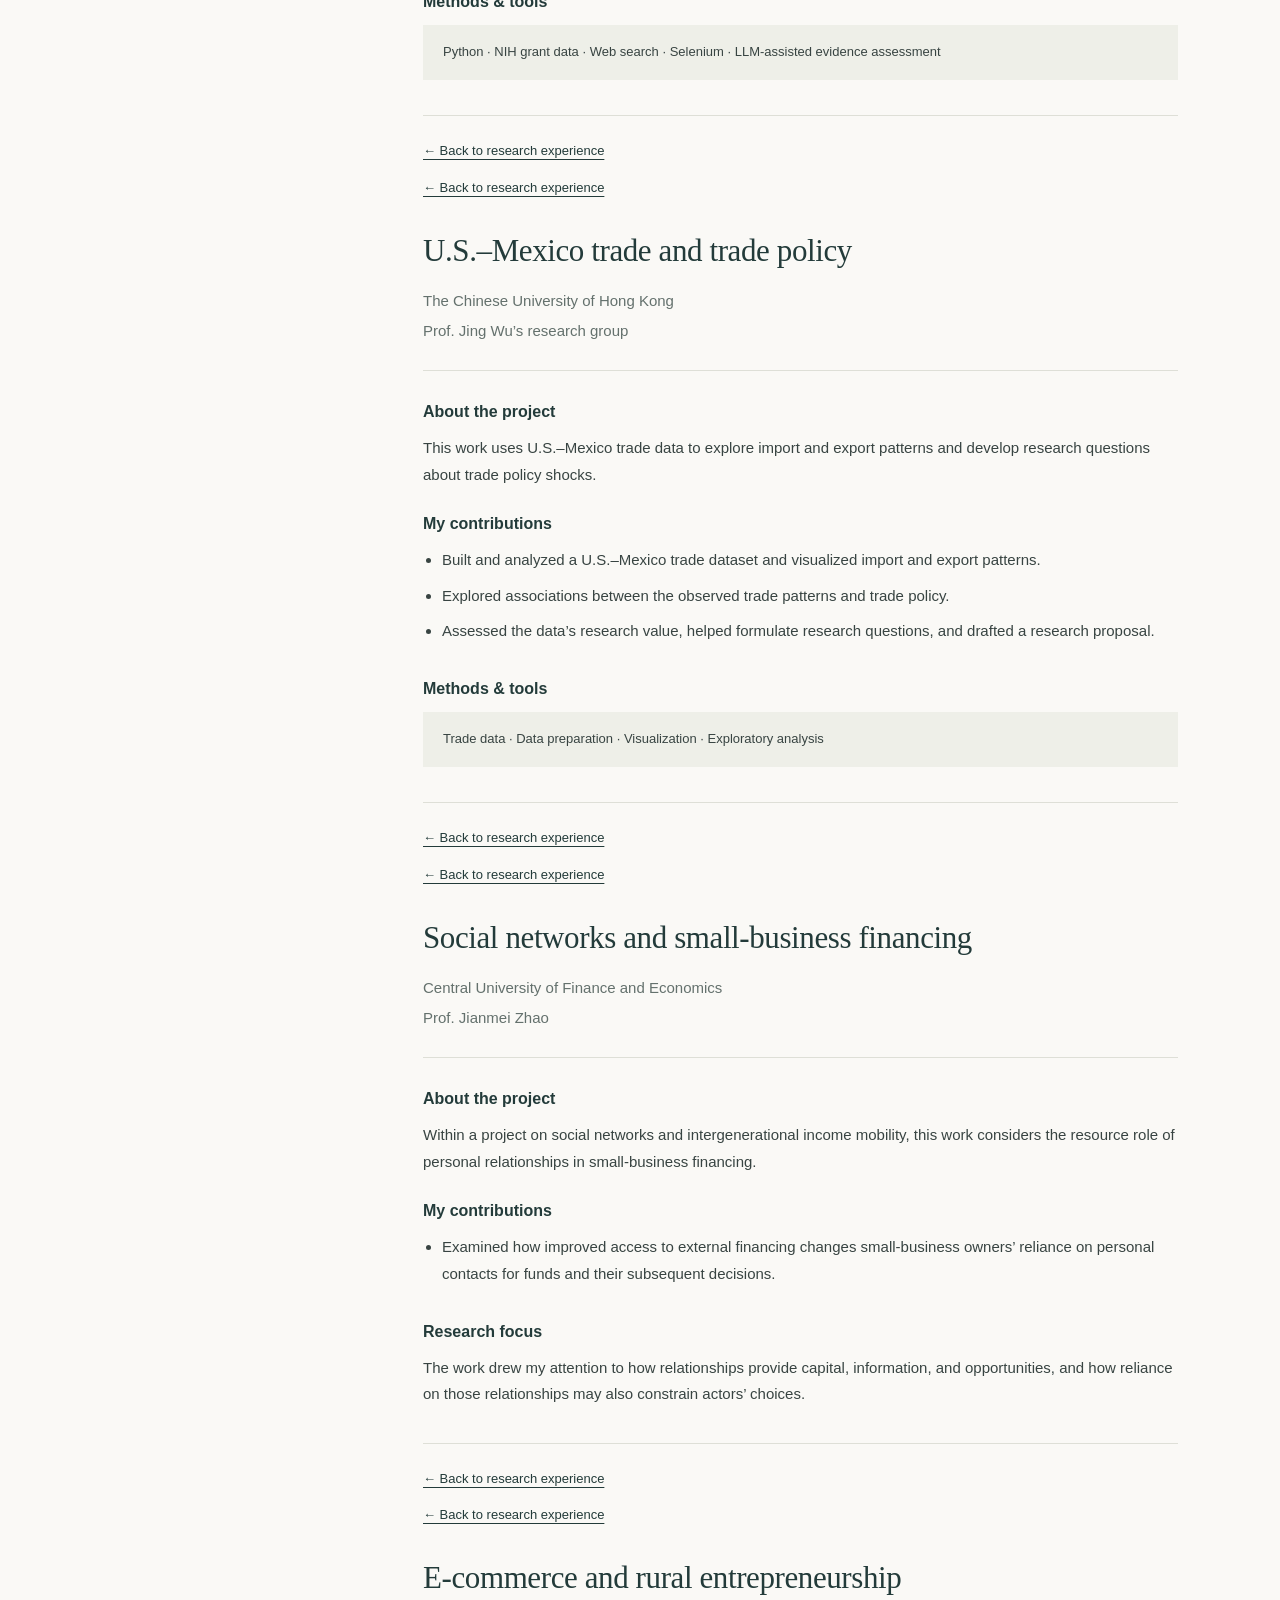
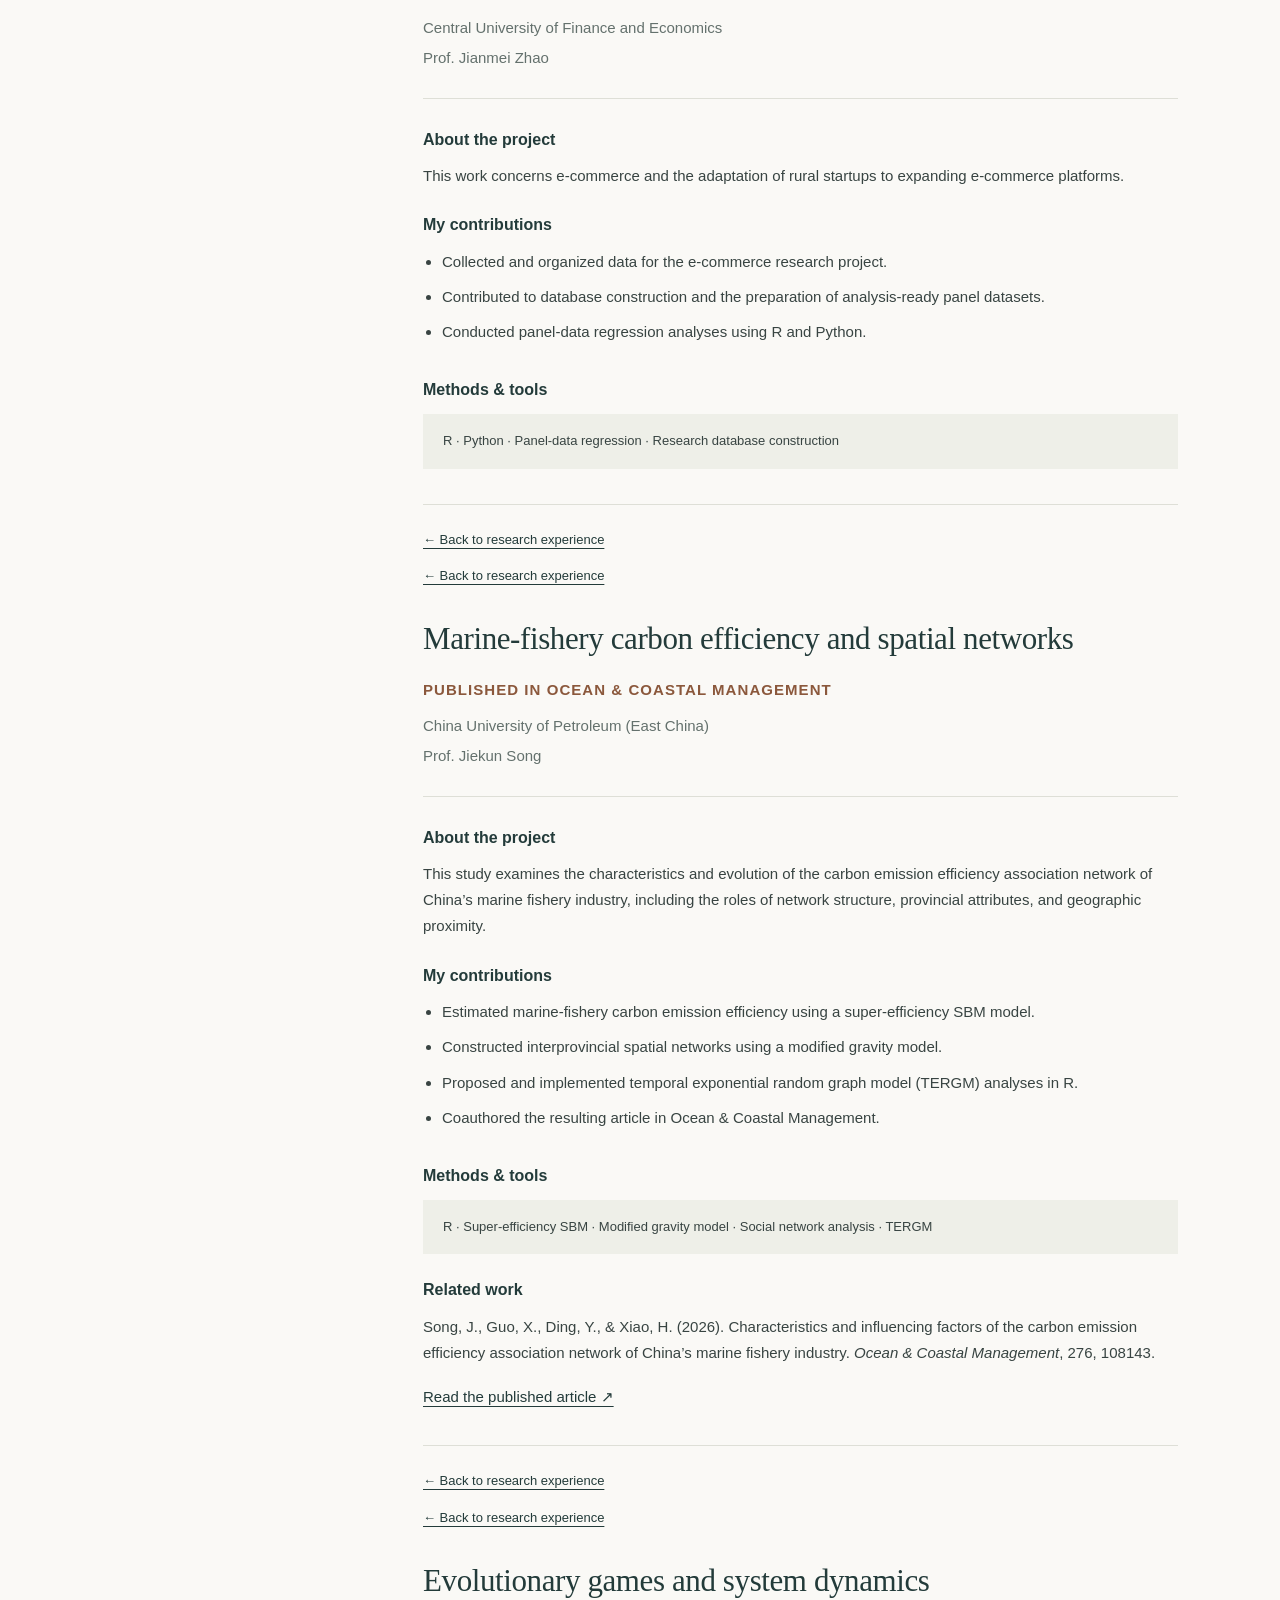
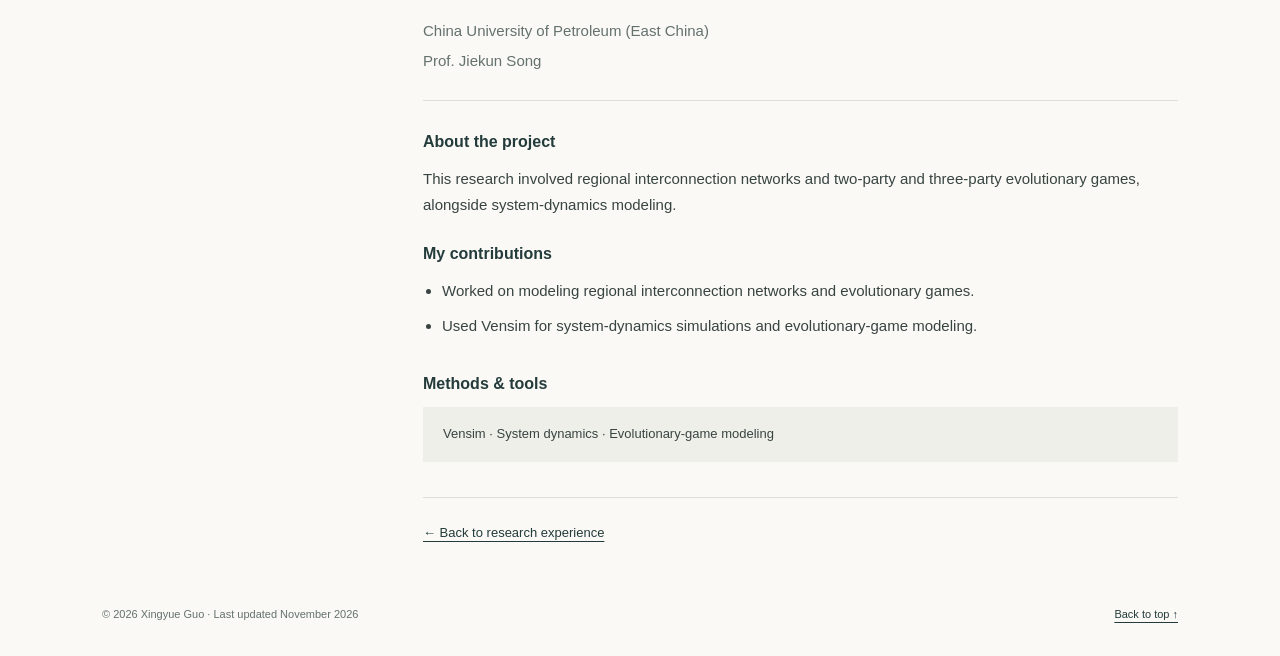
<file: projects.html>
<!doctype html>
<html lang="en"><head><meta charset="utf-8"><meta name="viewport" content="width=device-width,initial-scale=1">
<meta name="description" content="Research projects and contributions across the University of Hong Kong, CUHK, CUFE, and China University of Petroleum (East China)."><meta name="theme-color" content="#faf9f6">
<meta property="og:title" content="Research projects | Xingyue Guo"><meta property="og:type" content="website">
<title>Research projects | Xingyue Guo</title><style>
    :root { --paper:#faf9f6; --ink:#233b3a; --text:#384442; --muted:#64716d; --accent:#8b583c; --line:#dedfd7; --wash:#eeefe8; }
    * { box-sizing:border-box; }
    html { scroll-behavior:smooth; scroll-padding-top:100px; }
    body { margin:0; background:var(--paper); color:var(--text); font-family:-apple-system,BlinkMacSystemFont,"Segoe UI",Arial,sans-serif; font-size:16px; line-height:1.75; -webkit-font-smoothing:antialiased; }
    a { color:var(--ink); text-underline-offset:4px; text-decoration-thickness:1px; }
    a:hover { color:var(--accent); }
    a:focus-visible, summary:focus-visible { outline:3px solid var(--accent); outline-offset:5px; border-radius:2px; }
    p { margin:0 0 18px; }
    h1,h2,h3 { color:var(--ink); font-weight:400; }
    h1,h2 { font-family:Georgia,"Times New Roman",serif; }
    h1 { margin:20px 0 2px; font-size:36px; line-height:1.15; letter-spacing:-1px; }
    h2 { margin:0 0 24px; font-size:30px; line-height:1.25; letter-spacing:-.4px; }
    h3 { margin:0 0 10px; font-family:Georgia,"Times New Roman",serif; font-size:23px; line-height:1.4; }
    strong { font-weight:600; }
    .skip { position:fixed; top:-70px; left:20px; z-index:20; background:var(--ink); color:white; padding:10px 18px; }
    .skip:focus { top:10px; }
    .topbar { position:sticky; top:0; z-index:10; background:rgba(250,249,246,.97); border-bottom:1px solid var(--line); }
    .nav-inner { max-width:1140px; margin:auto; padding:23px 32px; display:flex; align-items:center; justify-content:space-between; gap:24px; }
    .brand { font-family:Georgia,"Times New Roman",serif; font-size:22px; text-decoration:none; white-space:nowrap; }
    .brand span { color:var(--accent); }
    nav { display:flex; flex-wrap:wrap; gap:26px; }
    nav a { font-size:13px; text-decoration:none; letter-spacing:.02em; }
    .layout { max-width:1140px; margin:0 auto; padding:62px 32px 0; display:grid; grid-template-columns:245px minmax(0,1fr); gap:76px; align-items:start; }
    .profile { position:sticky; top:126px; padding-bottom:36px; }
    .portrait { width:194px; height:215px; object-fit:cover; object-position:50% 39%; display:block; border-radius:3px; background:#fff; }
    .chinese-name { color:var(--muted); font-size:17px; letter-spacing:.16em; margin:9px 0 22px; }
    .role { font-size:14px; line-height:1.65; margin-bottom:6px; }
    .location { font-size:13px; color:var(--muted); margin-bottom:22px; }
    .cv-button { display:inline-flex; align-items:center; gap:25px; padding:9px 18px; border:1px solid var(--ink); border-radius:2px; text-decoration:none; font-size:13px; font-weight:600; }
    .cv-button:hover { background:var(--ink); color:var(--paper); }
    .profile-links { display:flex; gap:20px; margin-top:17px; font-size:13px; }
    .profile-note { max-width:210px; margin-top:28px; padding-top:21px; border-top:1px solid var(--line); color:var(--muted); font-size:12px; line-height:1.8; }
    .eyebrow { font-size:11px; font-weight:600; letter-spacing:.18em; text-transform:uppercase; color:var(--accent); margin-bottom:14px; }
    .lead { font-family:Georgia,"Times New Roman",serif; font-size:29px; line-height:1.45; color:var(--ink); letter-spacing:-.35px; margin-bottom:23px; }
    main { min-width:0; }
    main section { padding:0 0 42px; margin:0 0 42px; border-bottom:1px solid var(--line); }
    main section:last-child { margin-bottom:0; }
    .interests { margin:27px 0 0; padding:19px 22px; background:var(--wash); border-left:2px solid #8e9b8d; }
    .interests h3 { font-family:inherit; font-size:11px; font-weight:600; text-transform:uppercase; letter-spacing:.14em; margin:0 0 10px; }
    .interests p { margin:0; font-size:14px; line-height:1.9; }
    .section-heading { display:flex; align-items:baseline; gap:13px; margin-bottom:26px; }
    .section-heading h2 { margin:0; }
    .section-number { color:var(--accent); font-size:11px; font-weight:600; letter-spacing:.07em; }
    .project { margin-bottom:32px; }
    .project:last-child { margin-bottom:0; }
    .project + .project { padding-top:27px; border-top:1px solid var(--line); }
    .status { display:inline-block; color:var(--accent); font-size:11px; font-weight:600; letter-spacing:.07em; text-transform:uppercase; margin-bottom:10px; }
    .authors { font-size:14px; color:var(--muted); margin-bottom:13px; }
    .project p { font-size:15px; }
    details { margin-top:12px; }
    summary { color:var(--ink); font-size:13px; font-weight:600; cursor:pointer; width:fit-content; }
    details p { margin:12px 0 0; padding-left:15px; border-left:2px solid var(--line); color:var(--muted); }
    .publication { padding-left:22px; border-left:2px solid var(--accent); }
    .publication h3 { font-size:22px; }
    .publication p { font-size:14px; margin-bottom:9px; }
    .publication .journal { color:var(--ink); }
    .paper-link { display:inline-block; margin-top:4px; font-size:13px; font-weight:600; }
    .entry { display:grid; grid-template-columns:104px minmax(0,1fr); gap:20px; margin-bottom:25px; }
    .entry:last-child { margin-bottom:0; }
    .entry time,.dates { font-size:12px; color:var(--muted); line-height:1.7; padding-top:3px; }
    .entry h3 { font-family:inherit; font-size:15px; font-weight:600; line-height:1.5; margin:0 0 5px; }
    .entry p { font-size:14px; margin:0 0 5px; }
    .entry .secondary { font-size:13px; color:var(--muted); }
    .education-entry { margin-bottom:24px; }
    .education-entry:last-child { margin-bottom:0; }
    .education-entry h3 { font-family:inherit; font-size:16px; font-weight:600; margin-bottom:3px; }
    .education-entry p { font-size:14px; margin:0 0 3px; }
    .education-entry .secondary { color:var(--muted); font-size:13px; }
    .methods { margin:0; }
    .methods dt { color:var(--ink); font-size:14px; font-weight:600; margin-top:18px; }
    .methods dd { margin:4px 0 0; font-size:14px; }
    .minor-title { font-family:inherit; font-weight:600; font-size:15px; margin:26px 0 8px; }
    .compact-list { padding-left:18px; font-size:14px; margin:0; }
    .compact-list li { padding-bottom:4px; }
    .contact p { font-size:15px; }
    .contact-email { font-family:Georgia,"Times New Roman",serif; font-size:22px; overflow-wrap:anywhere; }
    .beyond { margin-top:26px; padding-top:20px; border-top:1px solid var(--line); color:var(--muted); font-size:13px!important; }
    footer { max-width:1140px; padding:25px 32px 32px; margin:25px auto 0; display:flex; justify-content:space-between; gap:20px; font-size:11px; color:var(--muted); }
    @media (min-width:1500px) { .layout { padding-top:74px; } }
    @media (max-width:900px) { .layout { grid-template-columns:210px minmax(0,1fr); gap:38px; padding-top:40px; } .portrait { width:175px; height:195px; } h1 { font-size:31px; } .lead { font-size:26px; } nav { gap:17px; } }
    @media (max-width:680px) {
      html { scroll-padding-top:115px; }
      .nav-inner { padding:14px 22px; flex-direction:column; align-items:flex-start; gap:9px; }
      .brand { font-size:20px; }
      nav { width:100%; justify-content:space-between; gap:10px; flex-wrap:nowrap; } nav a { font-size:12px; }
      .layout { display:block; padding:30px 22px 0; }
      .profile { position:static; display:grid; grid-template-columns:110px minmax(0,1fr); gap:0 20px; padding:0 0 28px; margin-bottom:32px; border-bottom:1px solid var(--line); }
      .portrait { width:110px; height:133px; grid-column:1; grid-row:1 / 5; margin-top:4px; }
      h1 { font-size:29px; margin:0 0 3px; grid-column:2; }
      .chinese-name { grid-column:2; margin:0 0 8px; font-size:14px; }
      .role { grid-column:2; font-size:12px; margin-bottom:4px; }
      .location { grid-column:2; margin:0; font-size:11px; }
      .profile-actions { grid-column:1 / -1; margin-top:22px; display:flex; align-items:center; flex-wrap:wrap; gap:18px 25px; }
      .profile-links { margin:0; }
      .profile-note { display:none; }
      .lead { font-size:26px; }
      body { font-size:15px; }
      h2 { font-size:28px; } h3 { font-size:22px; }
      main section { padding-bottom:32px; margin-bottom:32px; }
      .entry { grid-template-columns:85px minmax(0,1fr); gap:15px; }
      .contact-email { font-size:20px; }
      footer { padding:10px 22px 24px; font-size:10px; flex-wrap:wrap; }
    }
    @media (max-width:360px) { nav { gap:6px; } nav a { font-size:10px; } .profile { gap:0 14px; grid-template-columns:95px minmax(0,1fr); } .portrait { width:95px; height:120px; } h1 { font-size:26px; } .entry { display:block; } .dates { margin-bottom:5px; } }
    @media (max-height:850px) { .profile { position:static; } }
    @media (prefers-reduced-motion:reduce) { html { scroll-behavior:auto; } }
    @media print { .topbar,.skip,.profile-actions,footer { display:none; } body { background:white; font-size:11pt; } .layout { display:block; padding:0; } .profile { position:static; border-bottom:1px solid #999; padding-bottom:15px; margin-bottom:20px; } .portrait { float:right; width:95px; height:110px; } .profile-note { display:none; } main section { margin-bottom:20px; padding-bottom:20px; } .project,.entry,.publication { break-inside:avoid; } }
  
    .layout { padding-top:45px; }
    .intro { font-size:16px; }
    .intro p:last-child { margin-bottom:0; }
    main section { margin-bottom:34px; padding-bottom:34px; }
    .section-heading { margin-bottom:22px; }
    .section-heading h2 { font-size:27px; }
    .interest-list { margin:0; padding-left:19px; columns:2; column-gap:30px; font-size:14px; }
    .interest-list li { padding:3px 0; break-inside:avoid; }
    .appointment { margin-bottom:29px; }
    .appointment:last-child { margin-bottom:0; }
    .appointment + .appointment { padding-top:27px; border-top:1px solid var(--line); }
    .appointment h3 { font-family:inherit; font-size:17px; font-weight:600; margin-bottom:4px; }
    .supervisor { font-size:14px; margin-bottom:10px; color:var(--muted); }
    .appointment-roles { display:grid; grid-template-columns:1fr auto; gap:4px 20px; font-size:13px; margin-bottom:16px; }
    .appointment-roles time { color:var(--muted); text-align:right; }
    .directory { margin:0; padding:0; list-style:none; border-top:1px solid var(--line); }
    .directory li { border-bottom:1px solid var(--line); }
    .project-link { display:grid; grid-template-columns:minmax(0,1fr) auto; column-gap:18px; padding:14px 13px; text-decoration:none; transition:background .15s; }
    .project-link:hover { background:var(--wash); color:var(--ink); }
    .project-link .title { font-size:15px; font-weight:500; text-decoration:underline; text-decoration-color:#bac4bc; text-underline-offset:4px; }
    .project-link .topic { grid-column:1; color:var(--muted); font-size:12px; margin-top:3px; }
    .project-link .arrow { grid-column:2; grid-row:1 / 3; align-self:center; font-size:20px; color:var(--accent); }
    .directory-label { font-size:10px; font-weight:600; letter-spacing:.14em; text-transform:uppercase; color:var(--muted); margin-bottom:7px; }
    .directory-intro { font-size:14px; color:var(--muted); margin:-8px 0 26px; }
    .education-entry { display:grid; grid-template-columns:minmax(0,1fr) auto; gap:0 15px; margin-bottom:23px; }
    .education-entry h3 { grid-column:1; font-size:15px; }
    .education-entry p { grid-column:1; }
    .education-entry time { grid-column:2; grid-row:1 / 4; color:var(--muted); font-size:12px; padding-top:2px; text-align:right; }
    .publication h3 { font-family:inherit; font-size:16px; font-weight:500; }
    .publication { margin:0 0 23px; }
    .publication:last-child { margin-bottom:0; }
    .publication p { font-size:13px; }
    .ongoing-project { border-top:1px solid var(--line); padding:18px 0; }
    .ongoing-project:first-of-type { border-top:0; padding-top:0; }
    .ongoing-project:last-child { padding-bottom:0; }
    .ongoing-project h3 { font-family:inherit; font-size:16px; font-weight:500; margin-bottom:9px; }
    .ongoing-project p { font-size:14px; margin-bottom:9px; }
    .ongoing-project a { font-size:13px; }
    .back-link { display:inline-block; margin:0 0 30px; font-size:13px; }
    .project-page h2 { font-size:31px; line-height:1.35; margin:0 0 16px; }
    .project-page:focus { outline:none; }
    .project-meta { font-size:13px; color:var(--muted); border-bottom:1px solid var(--line); padding-bottom:22px; margin-bottom:30px; }
    .project-meta p { margin:0 0 4px; }
    .project-page h3 { font-family:inherit; font-size:16px; font-weight:600; margin:25px 0 12px; }
    .project-page p,.project-page li { font-size:15px; }
    .project-page ul { padding-left:19px; margin:0; }
    .project-page li { padding-bottom:9px; }
    .project-page .methods-note { padding:16px 20px; background:var(--wash); font-size:13px; }
    .project-footer { border-top:1px solid var(--line); margin-top:35px; padding-top:20px; }
    .project-footer .back-link { margin-bottom:10px; }
    .project-page[hidden] { display:none; }
    @media (max-width:680px) {
      .layout { padding-top:28px; }
      .interest-list { columns:1; }
      .education-entry { display:block; }
      .education-entry time { display:block; text-align:left; margin-bottom:5px; }
      .appointment-roles { grid-template-columns:1fr; gap:0; }
      .appointment-roles time { text-align:left; margin-bottom:8px; }
      .project-link { padding:12px 5px; }
      .project-page h2 { font-size:26px; }
      .project-view .profile { display:none; }
    }
    @media print { .project-link { padding:8px 0; } .back-link { display:none; } .appointment { break-inside:avoid; } }
</style></head><body id="top" class="project-view"><a class="skip" href="#main">Skip to content</a>
<header class="topbar"><div class="nav-inner"><a class="brand" href="index.html" aria-label="Xingyue Guo, home">Xingyue Guo<span>.</span></a>
<nav aria-label="Main navigation"><a href="index.html#about">About</a><a href="index.html#education">Education</a><a href="index.html#experience">Research</a><a href="index.html#publications">Publications</a><a href="index.html#contact">Contact</a></nav></div></header>
<div class="layout"><aside class="profile" aria-label="Profile and links">
      <img class="portrait" src="profile.jpg" alt="Portrait of Xingyue Guo" width="194" height="215" fetchpriority="high">
      <h1>Xingyue Guo</h1>
      <p class="chinese-name" lang="zh-Hans">郭星玥</p>
      <p class="role">Research Assistant<br><strong>The University of Hong Kong</strong></p>
      <p class="location">Hong Kong SAR</p>
      <div class="profile-actions">
        <a class="cv-button" href="Xingyue_Guo_CV.pdf" target="_blank" rel="noopener" aria-label="Curriculum vitae (PDF, opens in a new tab)">Curriculum vitae <span aria-hidden="true">↗</span></a>
        <div class="profile-links">
          <a href="mailto:xyguo202509@outlook.com">Email</a>
          <a href="https://github.com/Xingyue0124" target="_blank" rel="noopener">GitHub <span aria-hidden="true">↗</span></a>
        </div>
      </div>
      
    </aside><main id="main"><article class="project-page" id="ma-communication" aria-labelledby="ma-communication-title" data-project-title="Executive participation in M&amp;A conference calls">
<a class="back-link" href="index.html#hku">← Back to research experience</a>
<h2 id="ma-communication-title">Executive participation in M&amp;A conference calls</h2><p class="status">Research in progress</p>
<div class="project-meta"><p>The University of Hong Kong</p><p>Prof. Andy S. Back</p></div>
<h3>About the project</h3><p>This project examines target executives’ participation in M&amp;A deal announcement calls and its relationship with investor and analyst responses. It distinguishes substantive explanations from symbolic endorsements by examining linguistic alignment, speaking roles, and Q&amp;A participation.</p>
<h3>My contributions</h3><ul><li>Structured a database of 1,800 call transcripts by speaker identity, executive role, and firm affiliation, and linked call content to transaction, stock-return, and analyst data.</li><li>Constructed measures of linguistic style matching, narrative concentration, and Q&amp;A participation. Combined dictionary-based measures with prompt-based LLM text scoring to construct and validate narrative coherence and executive-participation variables.</li><li>Conducted empirical analyses in Python and Stata, and contributed to hypothesis development, research memos, and project write-ups.</li></ul>
<h3>Methods &amp; tools</h3><p class="methods-note">Python · Stata · Text analysis · Linguistic style matching · LLM-assisted coding</p>
<div class="project-footer"><a class="back-link" href="index.html#hku">← Back to research experience</a></div></article>
<article class="project-page" id="investor-disclosure" aria-labelledby="investor-disclosure-title" data-project-title="Investor disclosure in entrepreneurial financing">
<a class="back-link" href="index.html#hku">← Back to research experience</a>
<h2 id="investor-disclosure-title">Investor disclosure in entrepreneurial financing</h2><p class="status">Research in progress</p>
<div class="project-meta"><p>The University of Hong Kong</p><p>Prof. Andy S. Back</p></div>
<h3>About the project</h3><p>This project examines how startups disclose their investor relationships in public funding announcements. The research database links PitchBook financing transactions and investor records to disclosures by startups and investment institutions.</p>
<h3>My contributions</h3><ul><li>Build an original database linking PitchBook financing events and investor records to public announcements by startups and investment institutions.</li><li>Assess sources, match announcements to financing events, and code investor mentions to support the study of disclosure patterns.</li></ul>
<h3>Methods &amp; tools</h3><p class="methods-note">PitchBook · Record linkage · Text coding · Research database construction</p>
<div class="project-footer"><a class="back-link" href="index.html#hku">← Back to research experience</a></div></article>
<article class="project-page" id="ai-agent-methods" aria-labelledby="ai-agent-methods-title" data-project-title="AI-agent workflows for research with PitchBook data">
<a class="back-link" href="index.html#hku">← Back to research experience</a>
<h2 id="ai-agent-methods-title">AI-agent workflows for research with PitchBook data</h2><p class="status">Research in progress</p>
<div class="project-meta"><p>The University of Hong Kong</p><p>Prof. Andy S. Back</p></div>
<h3>About the project</h3><p>This methods-focused project explores the use of AI agents in research data collection and validation, using the task of linking PitchBook financing records to public announcements as an application. The work is being developed as a short methodological overview of workflow design, evaluation, and practical limitations.</p>
<h3>My contributions</h3><ul><li>Design and compare single-agent and multi-agent workflows for source discovery, coding, review, and independent verification.</li><li>Evaluate coding agreement, confidence ratings, and research time against human-coded reference labels. Refine the workflows through case-level error analysis.</li><li>Prototype programmatic agent coordination and workflows that combine scripted automation with AI agents for research data collection.</li></ul>
<h3>Methodological focus</h3><p>The workflow comparisons examine when additional review improves coding judgments and when it perpetuates errors, using manual coding as a reference.</p><h3>Methods &amp; tools</h3><p class="methods-note">PitchBook · Python · Single-agent and multi-agent workflows · Human-reference validation</p>
<div class="project-footer"><a class="back-link" href="index.html#hku">← Back to research experience</a></div></article>
<article class="project-page" id="nih-mobility" aria-labelledby="nih-mobility-title" data-project-title="NIH funding terminations and researcher mobility">
<a class="back-link" href="index.html#hku">← Back to research experience</a>
<h2 id="nih-mobility-title">NIH funding terminations and researcher mobility</h2>
<div class="project-meta"><p>The University of Hong Kong</p><p>Prof. Andy S. Back</p></div>
<h3>About the project</h3><p>This research work tracks researchers’ institutional moves following NIH funding terminations. It involves connecting grant information with evidence about researchers’ institutional affiliations.</p>
<h3>My contributions</h3><ul><li>Process NIH grant data for the researcher-tracking workflow.</li><li>Develop Python workflows combining web search, Selenium, and LLM-assisted evidence assessment to track institutional moves.</li></ul>
<h3>Methods &amp; tools</h3><p class="methods-note">Python · NIH grant data · Web search · Selenium · LLM-assisted evidence assessment</p>
<div class="project-footer"><a class="back-link" href="index.html#hku">← Back to research experience</a></div></article>
<article class="project-page" id="trade-policy" aria-labelledby="trade-policy-title" data-project-title="U.S.–Mexico trade and trade policy">
<a class="back-link" href="index.html#cuhk">← Back to research experience</a>
<h2 id="trade-policy-title">U.S.–Mexico trade and trade policy</h2>
<div class="project-meta"><p>The Chinese University of Hong Kong</p><p>Prof. Jing Wu’s research group</p></div>
<h3>About the project</h3><p>This work uses U.S.–Mexico trade data to explore import and export patterns and develop research questions about trade policy shocks.</p>
<h3>My contributions</h3><ul><li>Built and analyzed a U.S.–Mexico trade dataset and visualized import and export patterns.</li><li>Explored associations between the observed trade patterns and trade policy.</li><li>Assessed the data’s research value, helped formulate research questions, and drafted a research proposal.</li></ul>
<h3>Methods &amp; tools</h3><p class="methods-note">Trade data · Data preparation · Visualization · Exploratory analysis</p>
<div class="project-footer"><a class="back-link" href="index.html#cuhk">← Back to research experience</a></div></article>
<article class="project-page" id="social-networks" aria-labelledby="social-networks-title" data-project-title="Social networks and small-business financing">
<a class="back-link" href="index.html#cufe">← Back to research experience</a>
<h2 id="social-networks-title">Social networks and small-business financing</h2>
<div class="project-meta"><p>Central University of Finance and Economics</p><p>Prof. Jianmei Zhao</p></div>
<h3>About the project</h3><p>Within a project on social networks and intergenerational income mobility, this work considers the resource role of personal relationships in small-business financing.</p>
<h3>My contributions</h3><ul><li>Examined how improved access to external financing changes small-business owners’ reliance on personal contacts for funds and their subsequent decisions.</li></ul>
<h3>Research focus</h3><p>The work drew my attention to how relationships provide capital, information, and opportunities, and how reliance on those relationships may also constrain actors’ choices.</p>
<div class="project-footer"><a class="back-link" href="index.html#cufe">← Back to research experience</a></div></article>
<article class="project-page" id="ecommerce" aria-labelledby="ecommerce-title" data-project-title="E-commerce and rural entrepreneurship">
<a class="back-link" href="index.html#cufe">← Back to research experience</a>
<h2 id="ecommerce-title">E-commerce and rural entrepreneurship</h2>
<div class="project-meta"><p>Central University of Finance and Economics</p><p>Prof. Jianmei Zhao</p></div>
<h3>About the project</h3><p>This work concerns e-commerce and the adaptation of rural startups to expanding e-commerce platforms.</p>
<h3>My contributions</h3><ul><li>Collected and organized data for the e-commerce research project.</li><li>Contributed to database construction and the preparation of analysis-ready panel datasets.</li><li>Conducted panel-data regression analyses using R and Python.</li></ul>
<h3>Methods &amp; tools</h3><p class="methods-note">R · Python · Panel-data regression · Research database construction</p>
<div class="project-footer"><a class="back-link" href="index.html#cufe">← Back to research experience</a></div></article>
<article class="project-page" id="marine-fishery" aria-labelledby="marine-fishery-title" data-project-title="Marine-fishery carbon efficiency and spatial networks">
<a class="back-link" href="index.html#upc">← Back to research experience</a>
<h2 id="marine-fishery-title">Marine-fishery carbon efficiency and spatial networks</h2><p class="status">Published in Ocean &amp; Coastal Management</p>
<div class="project-meta"><p>China University of Petroleum (East China)</p><p>Prof. Jiekun Song</p></div>
<h3>About the project</h3><p>This study examines the characteristics and evolution of the carbon emission efficiency association network of China’s marine fishery industry, including the roles of network structure, provincial attributes, and geographic proximity.</p>
<h3>My contributions</h3><ul><li>Estimated marine-fishery carbon emission efficiency using a super-efficiency SBM model.</li><li>Constructed interprovincial spatial networks using a modified gravity model.</li><li>Proposed and implemented temporal exponential random graph model (TERGM) analyses in R.</li><li>Coauthored the resulting article in Ocean &amp; Coastal Management.</li></ul>
<h3>Methods &amp; tools</h3><p class="methods-note">R · Super-efficiency SBM · Modified gravity model · Social network analysis · TERGM</p><h3>Related work</h3><p>Song, J., Guo, X., Ding, Y., &amp; Xiao, H. (2026). Characteristics and influencing factors of the carbon emission efficiency association network of China’s marine fishery industry. <em>Ocean &amp; Coastal Management</em>, 276, 108143.</p><p><a href="https://doi.org/10.1016/j.ocecoaman.2026.108143" target="_blank" rel="noopener">Read the published article ↗</a></p>
<div class="project-footer"><a class="back-link" href="index.html#upc">← Back to research experience</a></div></article>
<article class="project-page" id="evolutionary-games" aria-labelledby="evolutionary-games-title" data-project-title="Evolutionary games and system dynamics">
<a class="back-link" href="index.html#upc">← Back to research experience</a>
<h2 id="evolutionary-games-title">Evolutionary games and system dynamics</h2>
<div class="project-meta"><p>China University of Petroleum (East China)</p><p>Prof. Jiekun Song</p></div>
<h3>About the project</h3><p>This research involved regional interconnection networks and two-party and three-party evolutionary games, alongside system-dynamics modeling.</p>
<h3>My contributions</h3><ul><li>Worked on modeling regional interconnection networks and evolutionary games.</li><li>Used Vensim for system-dynamics simulations and evolutionary-game modeling.</li></ul>
<h3>Methods &amp; tools</h3><p class="methods-note">Vensim · System dynamics · Evolutionary-game modeling</p>
<div class="project-footer"><a class="back-link" href="index.html#upc">← Back to research experience</a></div></article></main></div>
<footer><span>© 2026 Xingyue Guo · Last updated November 2026</span><a href="#top">Back to top ↑</a></footer><script>
(() => {
  const pages = Array.from(document.querySelectorAll('.project-page'));
  function showProject() {
    let key = location.hash.slice(1);
    try { key = decodeURIComponent(key); } catch (_) { key = ''; }
    const selected = pages.find(page => page.id === key);
    pages.forEach(page => { page.hidden = Boolean(selected) && page !== selected; });
    document.title = selected ? selected.dataset.projectTitle + ' | Xingyue Guo' : 'Research projects | Xingyue Guo';
    if (selected) {
      selected.setAttribute('tabindex', '-1');
      selected.focus({preventScroll:true});
      window.scrollTo({top:0, behavior:'instant'});
    }
  }
  showProject();
  window.addEventListener('hashchange', showProject);
  window.addEventListener('pageshow', showProject);
})();
</script></body></html>
</file>
